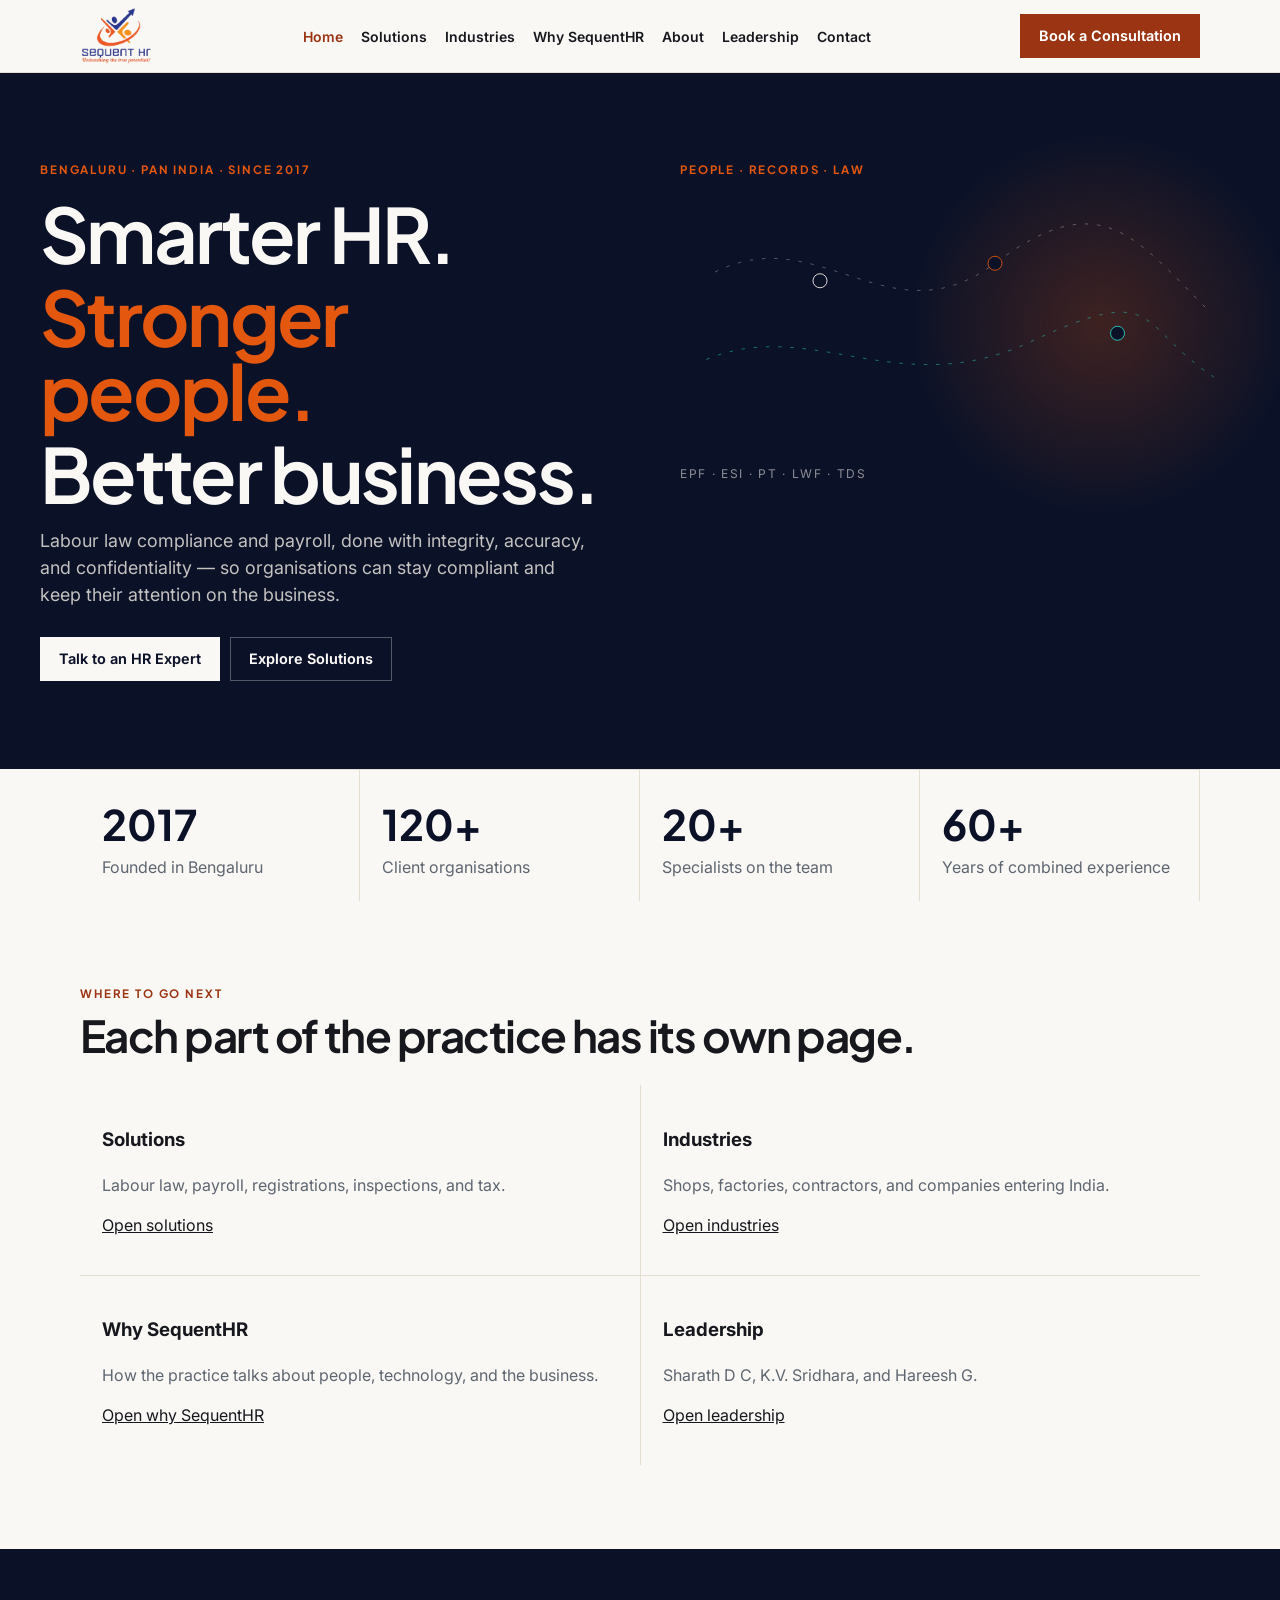
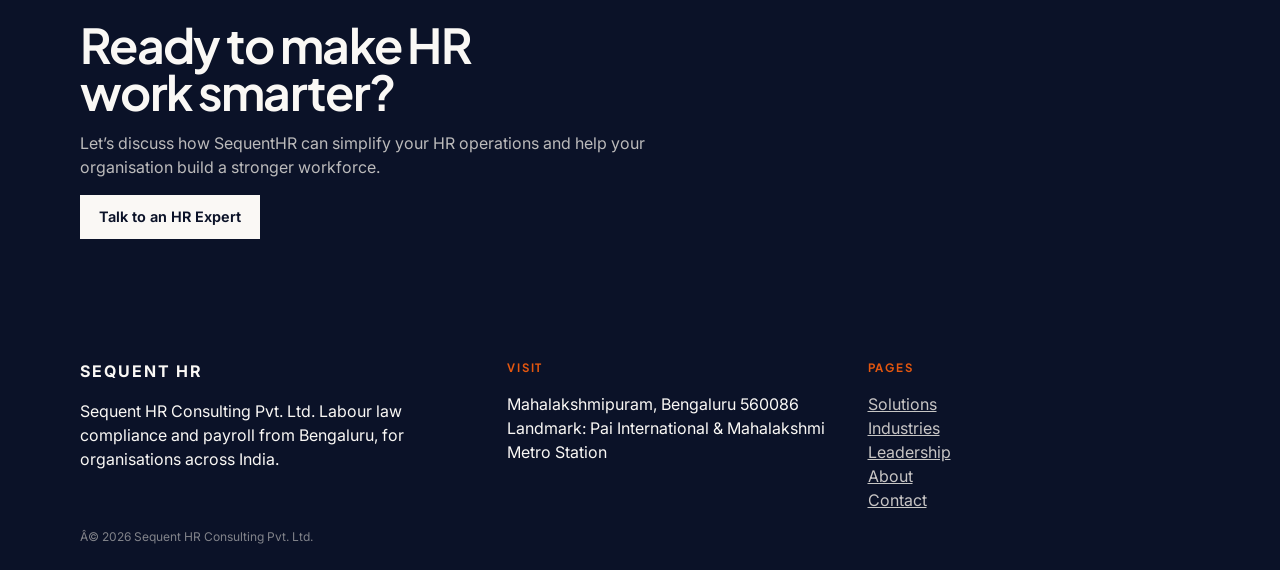
<file: index.html>
<!DOCTYPE html>
<html lang="en-IN">
<head>
  <meta charset="utf-8">
  <meta name="viewport" content="width=device-width, initial-scale=1">
  <title>Sequent HR | Smarter HR. Stronger people. Better business.</title>
  <meta name="description" content="Sequent HR Consulting helps organisations across India with labour law compliance, payroll, and statutory support. Based in Bengaluru since 2017.">
  <link rel="preconnect" href="https://fonts.googleapis.com">
  <link rel="preconnect" href="https://fonts.gstatic.com" crossorigin>
  <link href="https://fonts.googleapis.com/css2?family=Fraunces:ital,opsz,wght@1,9..144,500&family=Inter:wght@400;500;600&family=Plus+Jakarta+Sans:wght@500;600;700&display=swap" rel="stylesheet">
  <link rel="stylesheet" href="site.css">
</head>
<body>
  <div id="site-header"></div>
  <main>
    <section class="hero" style="padding:0">
      <div class="hero-copy">
        <p class="kicker ember rise">Bengaluru · PAN India · Since 2017</p>
        <h1 class="display rise d1" style="margin-top:18px">Smarter HR.<span class="ember" style="display:block;margin-top:8px">Stronger people.</span><span style="display:block;margin-top:8px">Better business.</span></h1>
        <p class="lead rise d2">Labour law compliance and payroll, done with integrity, accuracy, and confidentiality — so organisations can stay compliant and keep their attention on the business.</p>
        <div class="row rise d3">
          <a class="btn btn-light" href="contact.html">Talk to an HR Expert</a>
          <a class="btn btn-ghost" href="solutions.html">Explore Solutions</a>
        </div>
      </div>
      <div class="panel spot" aria-hidden="true">
        <p class="kicker ember">People · Records · Law</p>
        <svg viewBox="0 0 640 280" style="width:100%;margin-top:24px">
          <path class="flow" d="M40 80 C 160 20, 240 160, 360 70 S 520 40, 600 120" fill="none" stroke="#F7F3EC" stroke-opacity=".35"/>
          <path class="flow" d="M30 180 C 150 130, 250 230, 400 160 S 520 140, 610 200" fill="none" stroke="#2DD4BF" stroke-opacity=".55"/>
          <circle cx="160" cy="90" r="8" fill="#0B1228" stroke="#F7F3EC"/>
          <circle cx="360" cy="70" r="8" fill="#0B1228" stroke="#E4570F"/>
          <circle cx="500" cy="150" r="8" fill="#0B1228" stroke="#2DD4BF"/>
        </svg>
        <p style="letter-spacing:.14em;font-size:12px;color:rgba(247,243,236,.55)">EPF · ESI · PT · LWF · TDS</p>
      </div>
    </section>

    <div class="stats wrap" style="width:min(1120px,100%)">
      <div><strong>2017</strong><span class="muted">Founded in Bengaluru</span></div>
      <div><strong>120+</strong><span class="muted">Client organisations</span></div>
      <div><strong>20+</strong><span class="muted">Specialists on the team</span></div>
      <div><strong>60+</strong><span class="muted">Years of combined experience</span></div>
    </div>

    <section>
      <div class="wrap">
        <p class="kicker" style="color:var(--orange)">Where to go next</p>
        <h2 class="display" style="font-size:44px;margin-top:12px">Each part of the practice has its own page.</h2>
        <div class="cards" style="margin-top:28px">
          <article><h3>Solutions</h3><p class="muted">Labour law, payroll, registrations, inspections, and tax.</p><p><a href="solutions.html">Open solutions</a></p></article>
          <article><h3>Industries</h3><p class="muted">Shops, factories, contractors, and companies entering India.</p><p><a href="industries.html">Open industries</a></p></article>
          <article><h3>Why SequentHR</h3><p class="muted">How the practice talks about people, technology, and the business.</p><p><a href="why.html">Open why SequentHR</a></p></article>
          <article><h3>Leadership</h3><p class="muted">Sharath D C, K.V. Sridhara, and Hareesh G.</p><p><a href="leadership.html">Open leadership</a></p></article>
        </div>
      </div>
    </section>

    <section class="band" style="padding:72px 0">
      <div class="wrap">
        <h2 class="display" style="font-size:48px;max-width:14ch">Ready to make HR work smarter?</h2>
        <p style="max-width:36rem;color:rgba(247,243,236,.75)">Let’s discuss how SequentHR can simplify your HR operations and help your organisation build a stronger workforce.</p>
        <a class="btn btn-light" href="contact.html">Talk to an HR Expert</a>
      </div>
    </section>
  </main>
  <div id="site-footer"></div>
  <script src="site.js"></script>
</body>
</html>
</file>
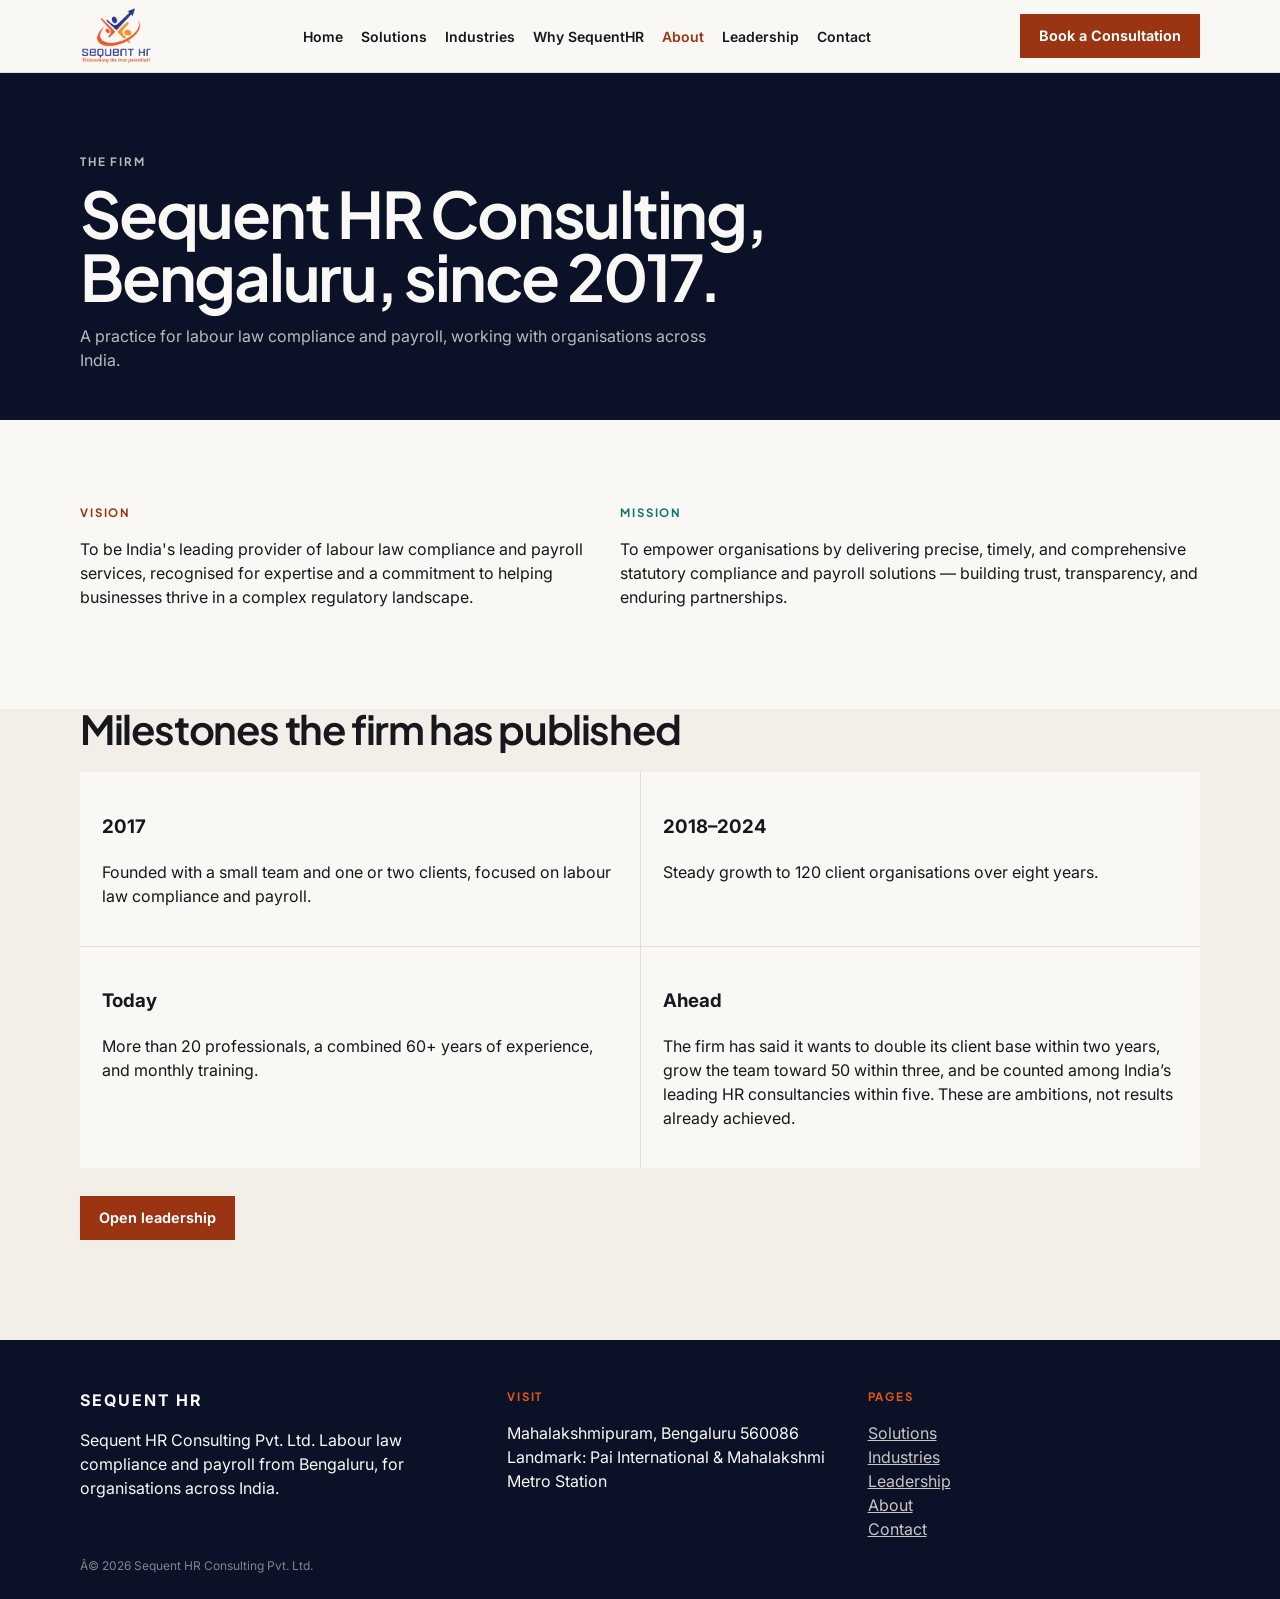
<file: about.html>
<!DOCTYPE html>
<html lang="en-IN">
<head>
  <meta charset="utf-8">
  <meta name="viewport" content="width=device-width, initial-scale=1">
  <title>About · Sequent HR</title>
  <meta name="description" content="Sequent HR Consulting Pvt. Ltd., founded in Bengaluru in 2017. Vision, mission, and the milestones the firm has published.">
  <link rel="stylesheet" href="https://fonts.googleapis.com/css2?family=Fraunces:ital,opsz,wght@1,9..144,500&family=Inter:wght@400;500;600&family=Plus+Jakarta+Sans:wght@500;600;700&display=swap">
  <link rel="stylesheet" href="site.css">
</head>
<body>
  <div id="site-header"></div>
  <main>
    <header class="page-hero">
      <div class="wrap">
        <p class="kicker ember">The firm</p>
        <h1 class="display" style="margin-top:12px">Sequent HR Consulting, Bengaluru, since 2017.</h1>
        <p>A practice for labour law compliance and payroll, working with organisations across India.</p>
      </div>
    </header>
    <section>
      <div class="wrap split">
        <article>
          <p class="kicker" style="color:var(--orange)">Vision</p>
          <p>To be India's leading provider of labour law compliance and payroll services, recognised for expertise and a commitment to helping businesses thrive in a complex regulatory landscape.</p>
        </article>
        <article>
          <p class="kicker" style="color:var(--teal)">Mission</p>
          <p>To empower organisations by delivering precise, timely, and comprehensive statutory compliance and payroll solutions — building trust, transparency, and enduring partnerships.</p>
        </article>
      </div>
    </section>
    <section style="background:var(--paper);padding-top:0">
      <div class="wrap">
        <h2 class="display" style="font-size:40px">Milestones the firm has published</h2>
        <div class="cards" style="margin-top:24px">
          <article><h3>2017</h3><p>Founded with a small team and one or two clients, focused on labour law compliance and payroll.</p></article>
          <article><h3>2018–2024</h3><p>Steady growth to 120 client organisations over eight years.</p></article>
          <article><h3>Today</h3><p>More than 20 professionals, a combined 60+ years of experience, and monthly training.</p></article>
          <article><h3>Ahead</h3><p>The firm has said it wants to double its client base within two years, grow the team toward 50 within three, and be counted among India’s leading HR consultancies within five. These are ambitions, not results already achieved.</p></article>
        </div>
        <p style="margin-top:28px"><a class="btn btn-solid" href="leadership.html">Open leadership</a></p>
      </div>
    </section>
  </main>
  <div id="site-footer"></div>
  <script src="site.js"></script>
</body>
</html>
</file>
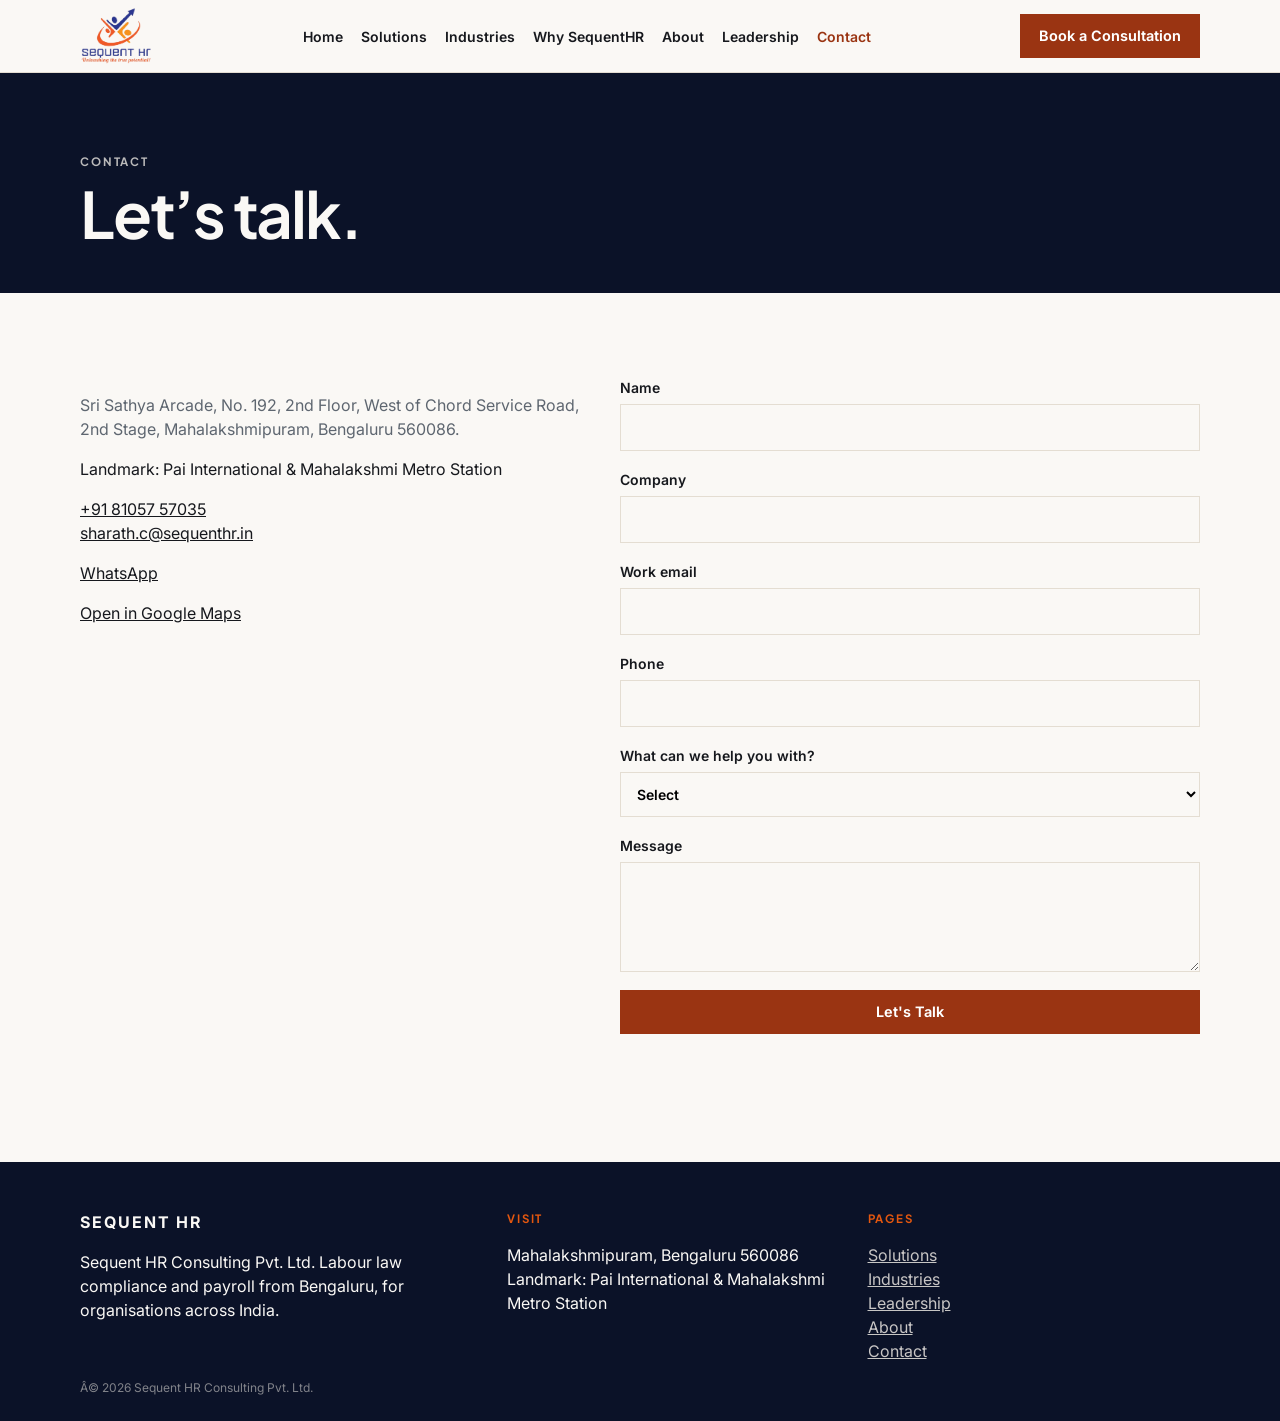
<file: contact.html>
<!DOCTYPE html>
<html lang="en-IN">
<head>
  <meta charset="utf-8">
  <meta name="viewport" content="width=device-width, initial-scale=1">
  <title>Contact · Sequent HR</title>
  <meta name="description" content="Talk to Sequent HR Consulting in Bengaluru. Phone, email, and office address.">
  <link rel="stylesheet" href="https://fonts.googleapis.com/css2?family=Fraunces:ital,opsz,wght@1,9..144,500&family=Inter:wght@400;500;600&family=Plus+Jakarta+Sans:wght@500;600;700&display=swap">
  <link rel="stylesheet" href="site.css">
</head>
<body>
  <div id="site-header"></div>
  <main>
    <header class="page-hero">
      <div class="wrap">
        <p class="kicker ember">Contact</p>
        <h1 class="display" style="margin-top:12px">Let’s talk.</h1>
      </div>
    </header>
    <section>
      <div class="wrap split">
        <div>
          <p class="muted">Sri Sathya Arcade, No. 192, 2nd Floor, West of Chord Service Road, 2nd Stage, Mahalakshmipuram, Bengaluru 560086.</p>
          <p>Landmark: Pai International &amp; Mahalakshmi Metro Station</p>
          <p><a href="tel:+918105757035">+91 81057 57035</a><br><a href="mailto:sharath.c@sequenthr.in">sharath.c@sequenthr.in</a></p>
          <p><a href="https://wa.me/918105757035" target="_blank" rel="noreferrer">WhatsApp</a></p>
          <p><a href="https://www.google.com/maps/place/Sequent+HR+Consulting+Pvt+Ltd/@13.0046023,77.5487062,17z" target="_blank" rel="noreferrer">Open in Google Maps</a></p>
        </div>
        <form id="enquiry" novalidate>
          <label>Name <input name="name" required autocomplete="name"><span class="error" data-for="name"></span></label>
          <label>Company <input name="company" required autocomplete="organization"><span class="error" data-for="company"></span></label>
          <label>Work email <input name="email" type="email" required autocomplete="email"><span class="error" data-for="email"></span></label>
          <label>Phone <input name="phone" type="tel" required autocomplete="tel"><span class="error" data-for="phone"></span></label>
          <label>What can we help you with?
            <select name="topic" required>
              <option value="">Select</option>
              <option>Labour law compliance</option>
              <option>Payroll</option>
              <option>Inspections and audits</option>
              <option>Registrations and licences</option>
              <option>Something else</option>
            </select>
            <span class="error" data-for="topic"></span>
          </label>
          <label>Message <textarea name="message" rows="4" required></textarea><span class="error" data-for="message"></span></label>
          <button class="btn btn-solid" type="submit">Let's Talk</button>
          <p id="form-note" class="muted"></p>
        </form>
      </div>
    </section>
  </main>
  <div id="site-footer"></div>
  <script src="site.js"></script>
  <script>
    document.getElementById("enquiry").addEventListener("submit", (event) => {
      event.preventDefault();
      const data = new FormData(event.currentTarget);
      const values = Object.fromEntries(data.entries());
      let ok = true;
      document.querySelectorAll(".error").forEach((node) => node.textContent = "");
      if ((values.name || "").trim().length < 2) { document.querySelector("[data-for=name]").textContent = "Enter your name."; ok = false; }
      if ((values.company || "").trim().length < 2) { document.querySelector("[data-for=company]").textContent = "Enter your company."; ok = false; }
      if (!/^[^\s@]+@[^\s@]+\.[^\s@]+$/.test(values.email || "")) { document.querySelector("[data-for=email]").textContent = "Enter a valid email."; ok = false; }
      if (!/^[0-9+\-\s()]{8,20}$/.test(values.phone || "")) { document.querySelector("[data-for=phone]").textContent = "Enter a phone number."; ok = false; }
      if (!values.topic) { document.querySelector("[data-for=topic]").textContent = "Choose a topic."; ok = false; }
      if ((values.message || "").trim().length < 12) { document.querySelector("[data-for=message]").textContent = "Add a short note."; ok = false; }
      if (!ok) return;
      const body = ["Name: " + values.name, "Company: " + values.company, "Email: " + values.email, "Phone: " + values.phone, "Topic: " + values.topic, "", values.message].join("\n");
      window.location.href = "mailto:sharath.c@sequenthr.in?subject=" + encodeURIComponent("Website enquiry: " + values.topic) + "&body=" + encodeURIComponent(body);
      document.getElementById("form-note").textContent = "Your email app should open with this enquiry addressed to Sequent HR.";
    });
  </script>
</body>
</html>
</file>
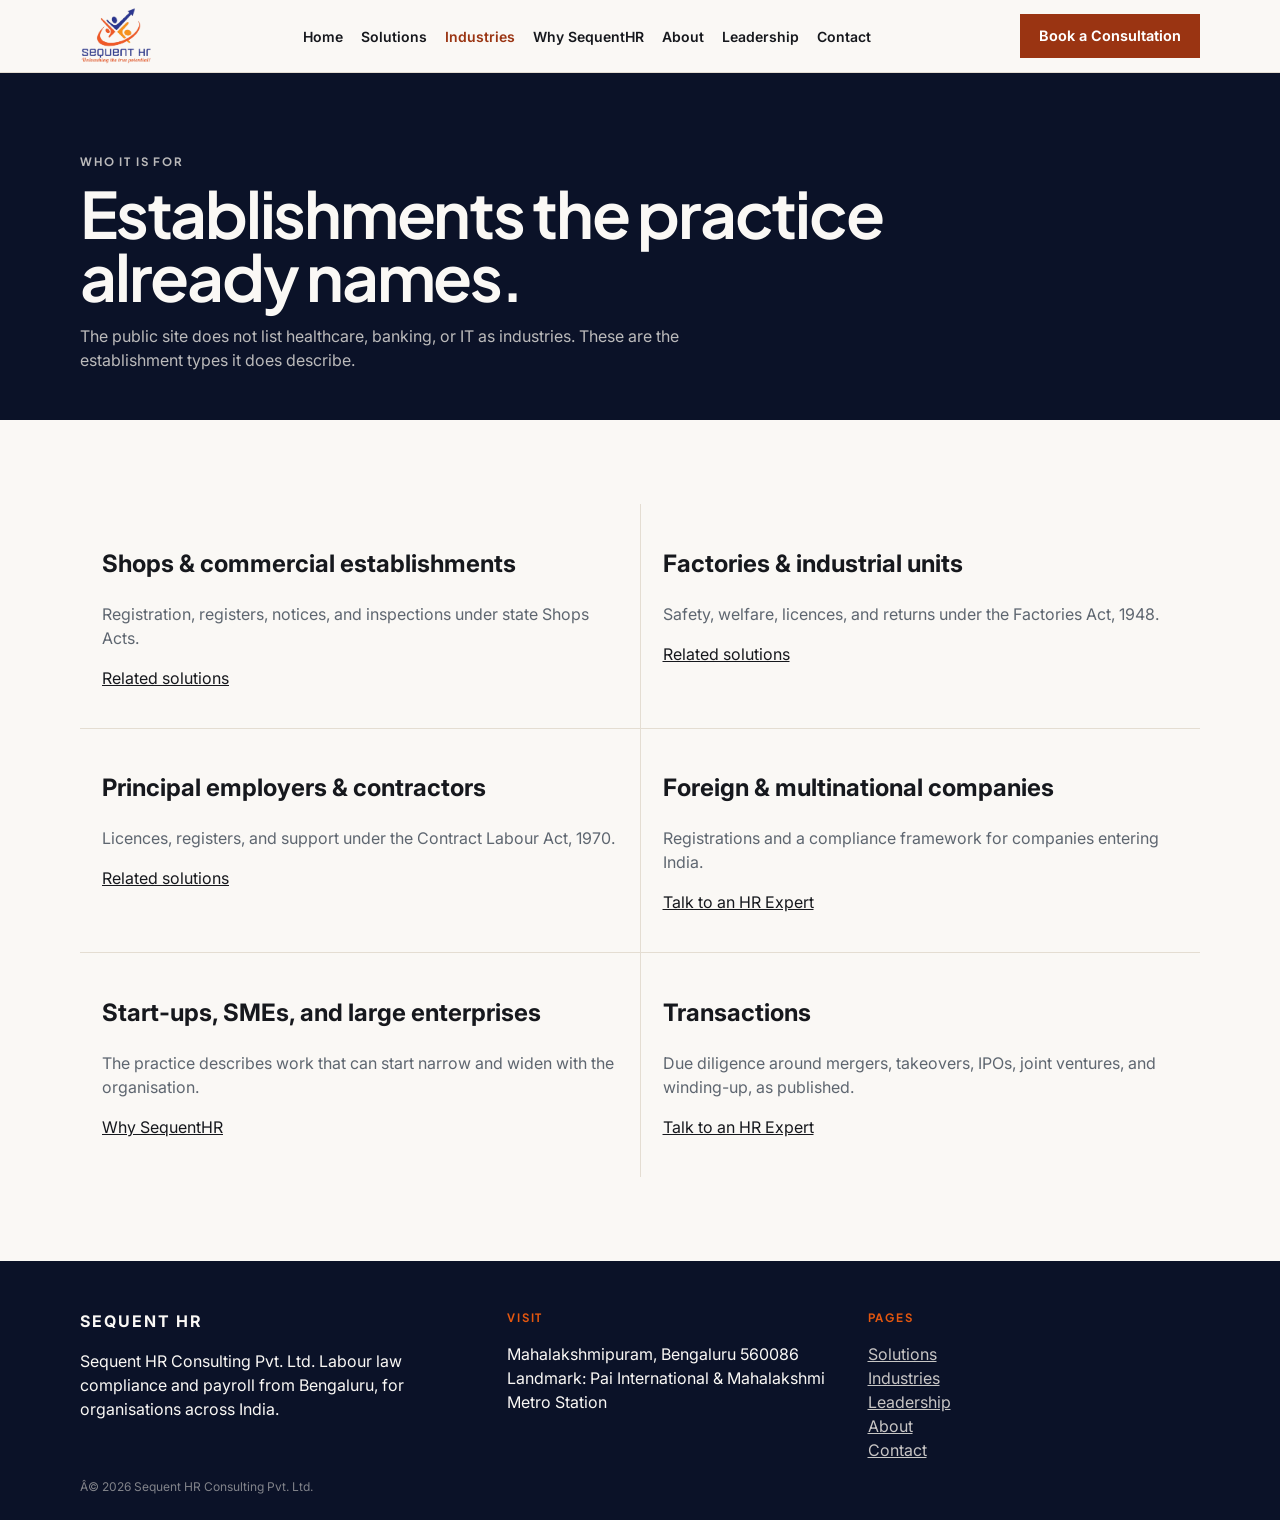
<file: industries.html>
<!DOCTYPE html>
<html lang="en-IN">
<head>
  <meta charset="utf-8">
  <meta name="viewport" content="width=device-width, initial-scale=1">
  <title>Industries · Sequent HR</title>
  <meta name="description" content="Establishments Sequent HR Consulting already names: shops, factories, contractors, and companies entering India.">
  <link rel="stylesheet" href="https://fonts.googleapis.com/css2?family=Fraunces:ital,opsz,wght@1,9..144,500&family=Inter:wght@400;500;600&family=Plus+Jakarta+Sans:wght@500;600;700&display=swap">
  <link rel="stylesheet" href="site.css">
</head>
<body>
  <div id="site-header"></div>
  <main>
    <header class="page-hero">
      <div class="wrap">
        <p class="kicker ember">Who it is for</p>
        <h1 class="display" style="margin-top:12px">Establishments the practice already names.</h1>
        <p>The public site does not list healthcare, banking, or IT as industries. These are the establishment types it does describe.</p>
      </div>
    </header>
    <section>
      <div class="wrap cards">
        <article><h2>Shops & commercial establishments</h2><p class="muted">Registration, registers, notices, and inspections under state Shops Acts.</p><p><a href="solutions.html">Related solutions</a></p></article>
        <article><h2>Factories & industrial units</h2><p class="muted">Safety, welfare, licences, and returns under the Factories Act, 1948.</p><p><a href="solutions.html">Related solutions</a></p></article>
        <article><h2>Principal employers & contractors</h2><p class="muted">Licences, registers, and support under the Contract Labour Act, 1970.</p><p><a href="solutions.html">Related solutions</a></p></article>
        <article><h2>Foreign & multinational companies</h2><p class="muted">Registrations and a compliance framework for companies entering India.</p><p><a href="contact.html">Talk to an HR Expert</a></p></article>
        <article><h2>Start-ups, SMEs, and large enterprises</h2><p class="muted">The practice describes work that can start narrow and widen with the organisation.</p><p><a href="why.html">Why SequentHR</a></p></article>
        <article><h2>Transactions</h2><p class="muted">Due diligence around mergers, takeovers, IPOs, joint ventures, and winding-up, as published.</p><p><a href="contact.html">Talk to an HR Expert</a></p></article>
      </div>
    </section>
  </main>
  <div id="site-footer"></div>
  <script src="site.js"></script>
</body>
</html>
</file>
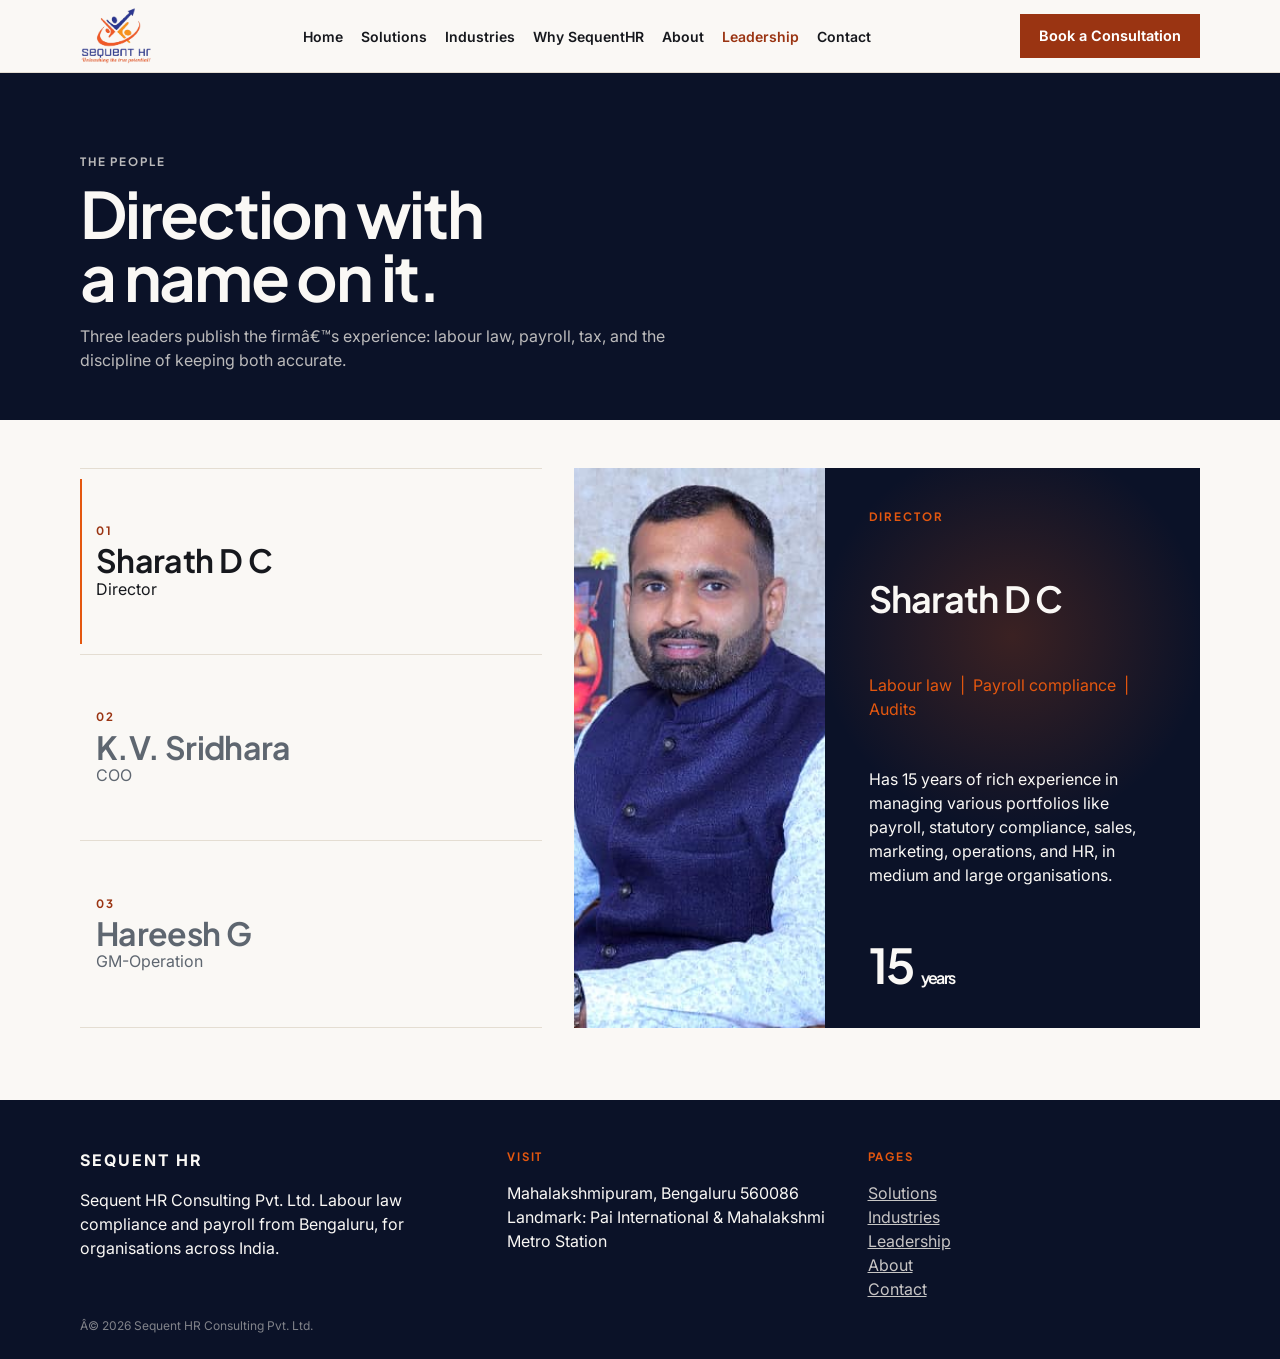
<file: leadership.html>
﻿<!DOCTYPE html>
<html lang="en-IN">
<head>
  <meta charset="utf-8">
  <meta name="viewport" content="width=device-width, initial-scale=1">
  <title>Leadership Â· Sequent HR</title>
  <meta name="description" content="Sharath D C, K.V. Sridhara, and Hareesh G lead Sequent HR Consulting.">
  <link rel="stylesheet" href="https://fonts.googleapis.com/css2?family=Fraunces:ital,opsz,wght@1,9..144,500&family=Inter:wght@400;500;600&family=Plus+Jakarta+Sans:wght@500;600;700&display=swap">
  <link rel="stylesheet" href="site.css">
</head>
<body>
  <div id="site-header"></div>
  <main>
    <header class="page-hero">
      <div class="wrap">
        <p class="kicker ember">The people</p>
        <h1 class="display lead-title">Direction with<br>a name on it.</h1>
        <p>Three leaders publish the firmâ€™s experience: labour law, payroll, tax, and the discipline of keeping both accurate.</p>
      </div>
    </header>
    <section class="lead-section">
      <div class="wrap">
        <!-- Portraits: save a photo as leadership/sharath.jpg, sridhara.jpg, or hareesha.jpg. -->
        <div class="roster" id="roster">
          <div>
            <button type="button" data-leader="SD" aria-selected="true"><span class="bar"></span><span class="kicker" style="color:var(--orange)">01</span><strong class="display" style="display:block;font-size:32px;margin-top:6px;letter-spacing:-0.02em">Sharath D C</strong><span>Director</span></button>
            <button type="button" data-leader="KS" aria-selected="false"><span class="bar"></span><span class="kicker" style="color:var(--orange)">02</span><strong class="display" style="display:block;font-size:32px;margin-top:6px;letter-spacing:-0.02em">K.V. Sridhara</strong><span>COO</span></button>
            <button type="button" data-leader="HG" aria-selected="false"><span class="bar"></span><span class="kicker" style="color:var(--orange)">03</span><strong class="display" style="display:block;font-size:32px;margin-top:6px;letter-spacing:-0.02em">Hareesh G</strong><span>GM-Operation</span></button>
          </div>
          <article class="stage" id="leader-stage" data-leader="SD">
            <figure class="portrait" data-slug="sharath">
              <img alt="Sharath D C">
              <span class="initials" style="color:#faf8f5;font-size:56px">SD</span>
            </figure>
            <div class="copy">
              <p class="kicker ember" id="leader-role">Director</p>
              <h2 class="display" id="leader-name" style="font-size:36px;margin-top:10px;letter-spacing:-0.02em">Sharath D C</h2>
              <p id="leader-focus" style="color:var(--ember);margin-top:12px">Labour law &nbsp;|&nbsp; Payroll compliance &nbsp;|&nbsp; Audits</p>
              <p id="leader-bio">Has 15 years of rich experience in managing various portfolios like payroll, statutory compliance, sales, marketing, operations, and HR, in medium and large organisations.</p>
              <p class="display years" style="font-size:48px"><span id="leader-years">15</span> <span style="font-size:16px">years</span></p>
            </div>
          </article>
        </div>
      </div>
    </section>
  </main>
  <div id="site-footer"></div>
  <script src="site.js"></script>
  <script>
    function loadPortrait(frame) {
      const current = frame.querySelector("img");
      const img = current.cloneNode(false);
      current.replaceWith(img);
      const extensions = ["jpg", "jpeg", "webp", "png"];
      let index = 0;
      frame.classList.remove("has-photo");
      img.addEventListener("load", () => { if (img.naturalWidth > 0) frame.classList.add("has-photo"); });
      img.addEventListener("error", () => {
        index += 1;
        if (index < extensions.length) img.src = "leadership/" + frame.dataset.slug + "." + extensions[index];
      });
      img.src = "leadership/" + frame.dataset.slug + "." + extensions[0];
    }
    const team = [
      { initials: "SD", slug: "sharath", name: "Sharath D C", role: "Director", years: "15", focus: "Labour law  |  Payroll compliance  |  Audits", bio: "Has 15 years of rich experience in managing various portfolios like payroll, statutory compliance, sales, marketing, operations, and HR, in medium and large organisations." },
      { initials: "KS", slug: "sridhara", name: "K.V. Sridhara", role: "COO", years: "45", focus: "Payroll & training  |  Income tax  |  Six Sigma projects  |  Labour law  |  ISO implementation", bio: "Has 45 years of rich experience in managing various portfolios like direct and indirect taxation, temp staffing, labour law compliance, and payroll in large organisations." },
      { initials: "HG", slug: "hareesha", name: "Hareesh G", role: "GM-Operation", years: "20", focus: "Labour law  |  Payroll compliance  |  Audits", bio: "Has 20 years of rich experience in managing various portfolios like payroll, statutory compliance, sales, marketing, operations, and HR, in medium and large organisations." }
    ];
    const rosterButtons = document.querySelectorAll("#roster button");
    const stage = document.getElementById("leader-stage");
    const frame = stage.querySelector(".portrait");
    loadPortrait(frame);
    rosterButtons.forEach((button, index) => {
      const show = () => {
        const person = team[index];
        rosterButtons.forEach((item, i) => item.setAttribute("aria-selected", String(i === index)));
        document.getElementById("leader-role").textContent = person.role;
        document.getElementById("leader-name").textContent = person.name;
        document.getElementById("leader-focus").textContent = person.focus;
        document.getElementById("leader-bio").textContent = person.bio;
        frame.querySelector("img").alt = person.name;
        document.getElementById("leader-years").textContent = person.years;
        frame.querySelector(".initials").textContent = person.initials;
        frame.dataset.slug = person.slug;
        stage.dataset.leader = person.initials;
        loadPortrait(frame);
      };
      button.addEventListener("mouseenter", show);
      button.addEventListener("focus", show);
      button.addEventListener("click", show);
    });
    stage.addEventListener("mousemove", (event) => {
      const rect = stage.getBoundingClientRect();
      stage.style.setProperty("--mx", (event.clientX - rect.left) + "px");
      stage.style.setProperty("--my", (event.clientY - rect.top) + "px");
    });
  </script>
</body>
</html>
</file>
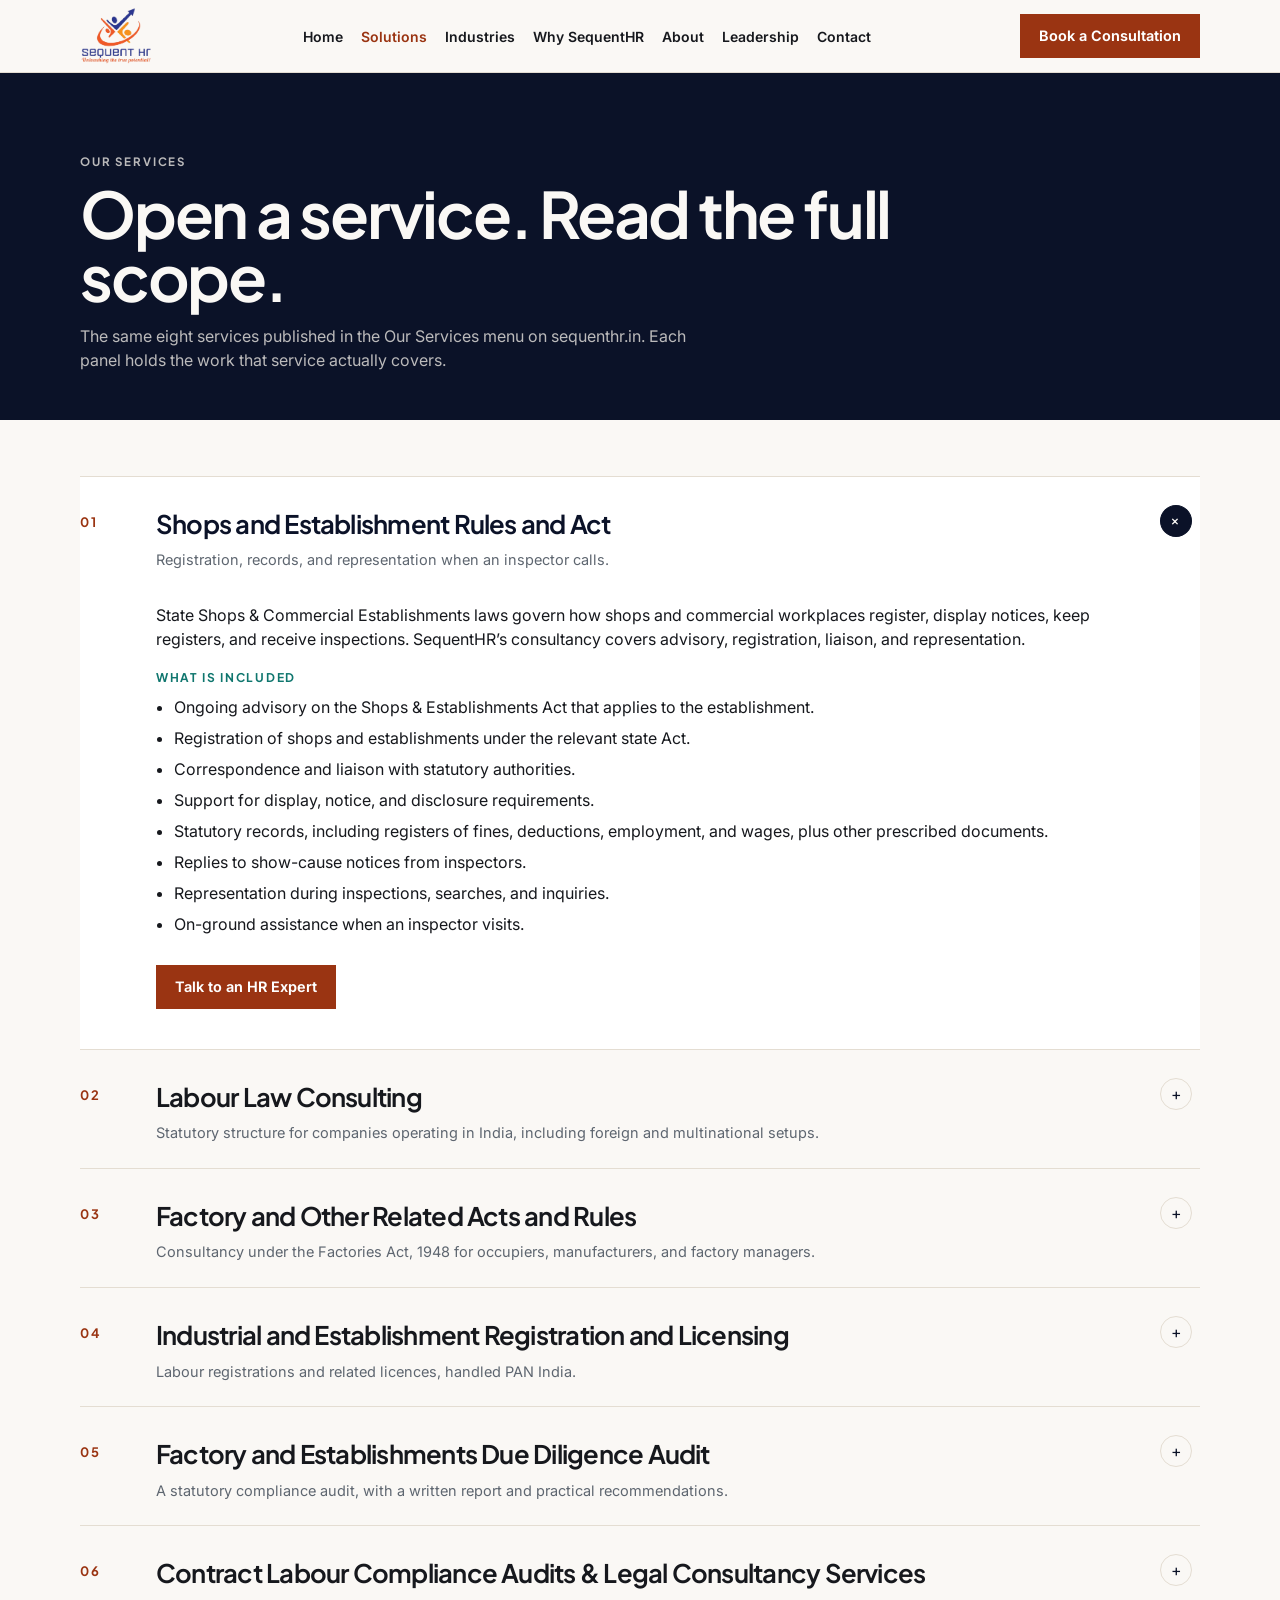
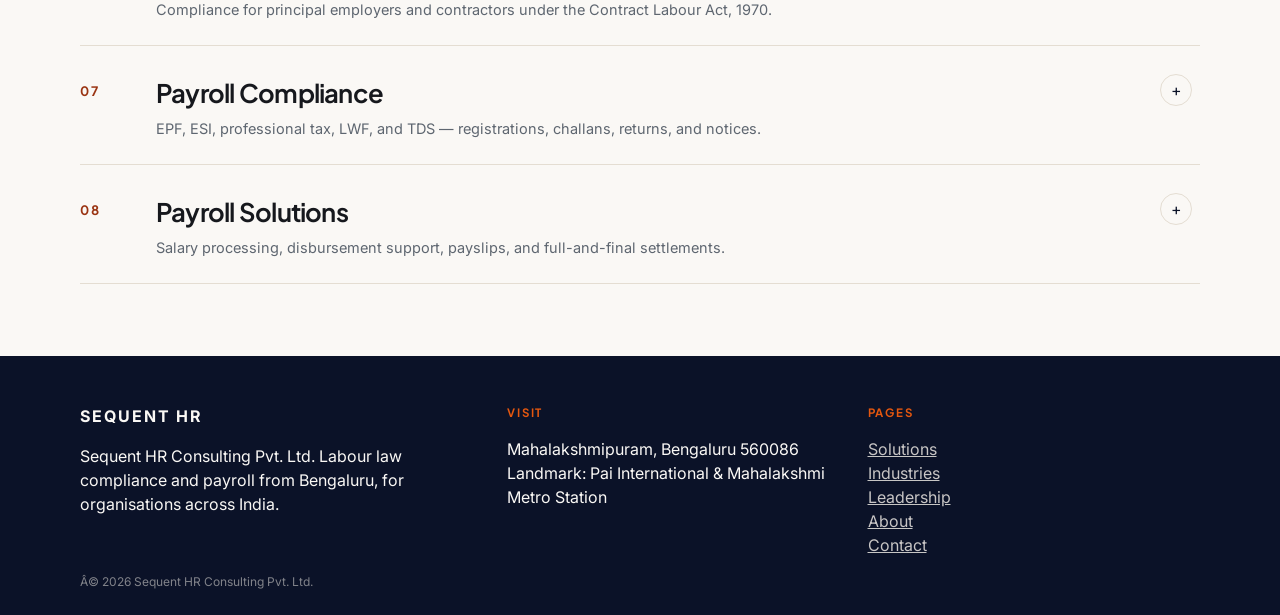
<file: solutions.html>
<!DOCTYPE html>
<html lang="en-IN">
<head>
  <meta charset="utf-8">
  <meta name="viewport" content="width=device-width, initial-scale=1">
  <title>Solutions · Sequent HR</title>
  <meta name="description" content="The eight services from Sequent HR’s Our Services menu: shops, labour law, factories, licensing, due diligence, contract labour, and payroll.">
  <link rel="stylesheet" href="https://fonts.googleapis.com/css2?family=Fraunces:ital,opsz,wght@1,9..144,500&family=Inter:wght@400;500;600&family=Plus+Jakarta+Sans:wght@500;600;700&display=swap">
  <link rel="stylesheet" href="site.css">
</head>
<body>
  <div id="site-header"></div>
  <main>
    <header class="page-hero">
      <div class="wrap">
        <p class="kicker ember">Our services</p>
        <h1 class="display" style="margin-top:12px">Open a service. Read the full scope.</h1>
        <p>The same eight services published in the Our Services menu on sequenthr.in. Each panel holds the work that service actually covers.</p>
      </div>
    </header>
    <section class="lead-section">
      <div class="wrap">
        <div class="services">
          <details class="service" open>
            <summary>
              <span class="num">01</span>
              <span><strong>Shops and Establishment Rules and Act</strong><span class="line">Registration, records, and representation when an inspector calls.</span></span>
              <span class="chev" aria-hidden="true">+</span>
            </summary>
            <div class="service-body">
              <p>State Shops &amp; Commercial Establishments laws govern how shops and commercial workplaces register, display notices, keep registers, and receive inspections. SequentHR’s consultancy covers advisory, registration, liaison, and representation.</p>
              <h3>What is included</h3>
              <ul>
                <li>Ongoing advisory on the Shops &amp; Establishments Act that applies to the establishment.</li>
                <li>Registration of shops and establishments under the relevant state Act.</li>
                <li>Correspondence and liaison with statutory authorities.</li>
                <li>Support for display, notice, and disclosure requirements.</li>
                <li>Statutory records, including registers of fines, deductions, employment, and wages, plus other prescribed documents.</li>
                <li>Replies to show-cause notices from inspectors.</li>
                <li>Representation during inspections, searches, and inquiries.</li>
                <li>On-ground assistance when an inspector visits.</li>
              </ul>
              <a class="btn btn-solid" href="contact.html">Talk to an HR Expert</a>
            </div>
          </details>

          <details class="service">
            <summary>
              <span class="num">02</span>
              <span><strong>Labour Law Consulting</strong><span class="line">Statutory structure for companies operating in India, including foreign and multinational setups.</span></span>
              <span class="chev" aria-hidden="true">+</span>
            </summary>
            <div class="service-body">
              <p>Sequent HR Consulting supports companies through workforce-related legal hurdles so they can scale without losing the thread of Indian labour law. The practice is used to helping foreign and multinational companies invest or operate in India — registrations, licences, and a statutory framework shaped to the operating structure.</p>
              <h3>How the work is scoped</h3>
              <ul>
                <li>Consultancy and structuring of labour law compliance modules for new ventures and start-ups, matched to the jurisdiction.</li>
                <li>HR department structuring aligned with practice and the mandates of the law.</li>
                <li>Labour grievance redressal mechanisms designed for the organisation.</li>
                <li>Drafting of industrial standing orders that reflect policy and statute.</li>
                <li>A customised employee code of ethics.</li>
                <li>Employment documents: appointment letters, contracts, NDAs, and related papers.</li>
                <li>An employee and labour retention manual.</li>
                <li>Advice on intra-group employee adjustments and transfers.</li>
                <li>Compliance with labour welfare fund regulations.</li>
              </ul>
              <a class="btn btn-solid" href="contact.html">Talk to an HR Expert</a>
            </div>
          </details>

          <details class="service">
            <summary>
              <span class="num">03</span>
              <span><strong>Factory and Other Related Acts and Rules</strong><span class="line">Consultancy under the Factories Act, 1948 for occupiers, manufacturers, and factory managers.</span></span>
              <span class="chev" aria-hidden="true">+</span>
            </summary>
            <div class="service-body">
              <p>The Factories Act, 1948 sets legal, safety, and administrative duties for factory occupiers and managers. SequentHR assists with registration, day-to-day advisory, health and welfare provisions, statutory registers, returns, and representation before factory inspectors.</p>
              <h3>What is included</h3>
              <ul>
                <li>Day-to-day consultancy on the Factories Act.</li>
                <li>Support obtaining registration and licences for new factories.</li>
                <li>Liaison with government departments and factory inspectors.</li>
                <li>Health, safety, and welfare compliance inside factory premises.</li>
                <li>Guidance on the statutory duties of occupiers and manufacturers.</li>
                <li>Notices, signage, and disclosure requirements.</li>
                <li>Registers and records: adult workers, child workers, compensatory holidays, humidity, wages, leave with wages, and related forms.</li>
                <li>Preparation and submission of statutory forms, reports, and returns.</li>
                <li>Show-cause notice replies.</li>
                <li>Representation during inspections, inquiries, hearings, and searches.</li>
              </ul>
              <a class="btn btn-solid" href="contact.html">Talk to an HR Expert</a>
            </div>
          </details>

          <details class="service">
            <summary>
              <span class="num">04</span>
              <span><strong>Industrial and Establishment Registration and Licensing</strong><span class="line">Labour registrations and related licences, handled PAN India.</span></span>
              <span class="chev" aria-hidden="true">+</span>
            </summary>
            <div class="service-body">
              <p>SequentHR manages labour law registrations and licences across India for start-ups, SMEs, and large enterprises. The published scope runs from Shops &amp; Establishments and factory licences through EPF, ESI, professional tax, and contract-labour registrations — plus related local licences.</p>
              <h3>Labour registrations and licences</h3>
              <ul>
                <li>Shops &amp; Establishments Act registration.</li>
                <li>Factory plans and factory licences.</li>
                <li>EPF registration and EPF code number.</li>
                <li>ESI registration and ESI code or sub-code.</li>
                <li>Professional tax registration and enrolment certificate.</li>
                <li>Principal employer registration under the Contract Labour Act.</li>
                <li>Labour licences for contractors and sub-contractors.</li>
              </ul>
              <h3>Other licences named on the current site</h3>
              <ul>
                <li>Trade licences from local municipal bodies.</li>
                <li>FSSAI food licence.</li>
                <li>Legal metrology and weights &amp; measures.</li>
                <li>PSARA licence for private security agencies.</li>
                <li>Pollution Control Board licence.</li>
                <li>Motor Transport Workers Act registrations and compliance.</li>
                <li>Notice of weekly-off exemption.</li>
                <li>Payment of Gratuity Act registration and compliance.</li>
              </ul>
              <a class="btn btn-solid" href="contact.html">Talk to an HR Expert</a>
            </div>
          </details>

          <details class="service">
            <summary>
              <span class="num">05</span>
              <span><strong>Factory and Establishments Due Diligence Audit</strong><span class="line">A statutory compliance audit, with a written report and practical recommendations.</span></span>
              <span class="chev" aria-hidden="true">+</span>
            </summary>
            <div class="service-body">
              <p>SequentHR audits statutory compliance under central and state labour and social security laws, then issues a labour law audit report with suggestions. The same practice supports due diligence when the corporate event itself creates labour-law risk.</p>
              <h3>Audit work</h3>
              <ul>
                <li>A compliance audit across relevant labour and social security legislation.</li>
                <li>Periodic audits of contractors, to limit principal-employer exposure.</li>
                <li>Due diligence for clients acting as principal employers.</li>
                <li>Written reports with comments and recommendations.</li>
              </ul>
              <h3>Transactions the current site names</h3>
              <ul>
                <li>Mergers and acquisitions.</li>
                <li>Takeovers.</li>
                <li>Initial public offerings.</li>
                <li>Joint ventures.</li>
                <li>Winding-up or establishment closure.</li>
              </ul>
              <a class="btn btn-solid" href="contact.html">Talk to an HR Expert</a>
            </div>
          </details>

          <details class="service">
            <summary>
              <span class="num">06</span>
              <span><strong>Contract Labour Compliance Audits &amp; Legal Consultancy Services</strong><span class="line">Compliance for principal employers and contractors under the Contract Labour Act, 1970.</span></span>
              <span class="chev" aria-hidden="true">+</span>
            </summary>
            <div class="service-body">
              <p>Contract labour creates duties for both the principal employer and the contractor. SequentHR provides consultancy and compliance under the Contract Labour (Regulation and Abolition) Act, 1970 — from registration and licensing through registers, inspections, and proceedings.</p>
              <h3>Registrations, licences, and records</h3>
              <ul>
                <li>Registration certificates for principal employers.</li>
                <li>Labour licences for contractors and sub-contractors.</li>
                <li>Statutory returns to the registering or licensing authority.</li>
                <li>Registers of contractors, workmen, wages, overtime, deductions, advances, and fines.</li>
                <li>Wage slips, muster rolls, and related documentation.</li>
                <li>Disclosures, notices, deductions, and display requirements.</li>
              </ul>
              <h3>When the matter becomes a proceeding</h3>
              <ul>
                <li>Day-to-day regulatory advisory.</li>
                <li>Representation where a registration or licence is rejected, suspended, or revoked.</li>
                <li>Service certificates for workmen.</li>
                <li>Support during inspections, searches, and inquiries.</li>
                <li>Liaison with labour departments.</li>
                <li>Show-cause notices, appearances before authorities, prosecution defence, and appellate proceedings.</li>
              </ul>
              <a class="btn btn-solid" href="contact.html">Talk to an HR Expert</a>
            </div>
          </details>

          <details class="service">
            <summary>
              <span class="num">07</span>
              <span><strong>Payroll Compliance</strong><span class="line">EPF, ESI, professional tax, LWF, and TDS — registrations, challans, returns, and notices.</span></span>
              <span class="chev" aria-hidden="true">+</span>
            </summary>
            <div class="service-body">
              <p>Payroll compliance sits beside salary processing. It is the legal layer: codes, monthly challans, returns, records, and the conversations that follow when an authority writes. SequentHR publishes this as specialist support for EPF, ESI, professional tax, labour welfare fund, and TDS.</p>
              <h3>What is included</h3>
              <ul>
                <li>Obtaining or amending EPF, ESI, and professional tax codes.</li>
                <li>UAN generation and monthly statutory challans.</li>
                <li>Returns for ESI, PF, professional tax, LWF, and TDS.</li>
                <li>Timely remittance of statutory payments.</li>
                <li>Payroll records and statutory registers.</li>
                <li>Support on government notices, audits, and inspections.</li>
                <li>A monthly helpdesk, employee KYC updates, and an online PF helpdesk.</li>
              </ul>
              <a class="btn btn-solid" href="contact.html">Talk to an HR Expert</a>
            </div>
          </details>

          <details class="service">
            <summary>
              <span class="num">08</span>
              <span><strong>Payroll Solutions</strong><span class="line">Salary processing, disbursement support, payslips, and full-and-final settlements.</span></span>
              <span class="chev" aria-hidden="true">+</span>
            </summary>
            <div class="service-body">
              <p>Payroll solutions cover the calculation and processing of employee compensation — salaries, bonuses, incentives, reimbursements, and deductions — while staying inside labour and income-tax rules. The firm’s services overview also names integration with payroll platforms such as Zoho Payroll and Gratetip Payroll.</p>
              <h3>Month to month</h3>
              <ul>
                <li>Collecting and verifying payroll inputs such as attendance, leave, and benefits.</li>
                <li>Processing monthly salaries for new joiners and existing employees.</li>
                <li>Statutory one-time payments: bonuses, incentives, and reimbursements.</li>
                <li>Full-and-final settlements when someone leaves.</li>
                <li>Payroll registers for current and separated employees.</li>
                <li>Digital payslips and income-tax computation through an online portal.</li>
                <li>Support for direct bank transfer of salaries.</li>
                <li>Employee income-tax queries, and Form 16 to help employees file returns.</li>
              </ul>
              <a class="btn btn-solid" href="contact.html">Talk to an HR Expert</a>
            </div>
          </details>
        </div>
      </div>
    </section>
  </main>
  <div id="site-footer"></div>
  <script src="site.js"></script>
</body>
</html>
</file>
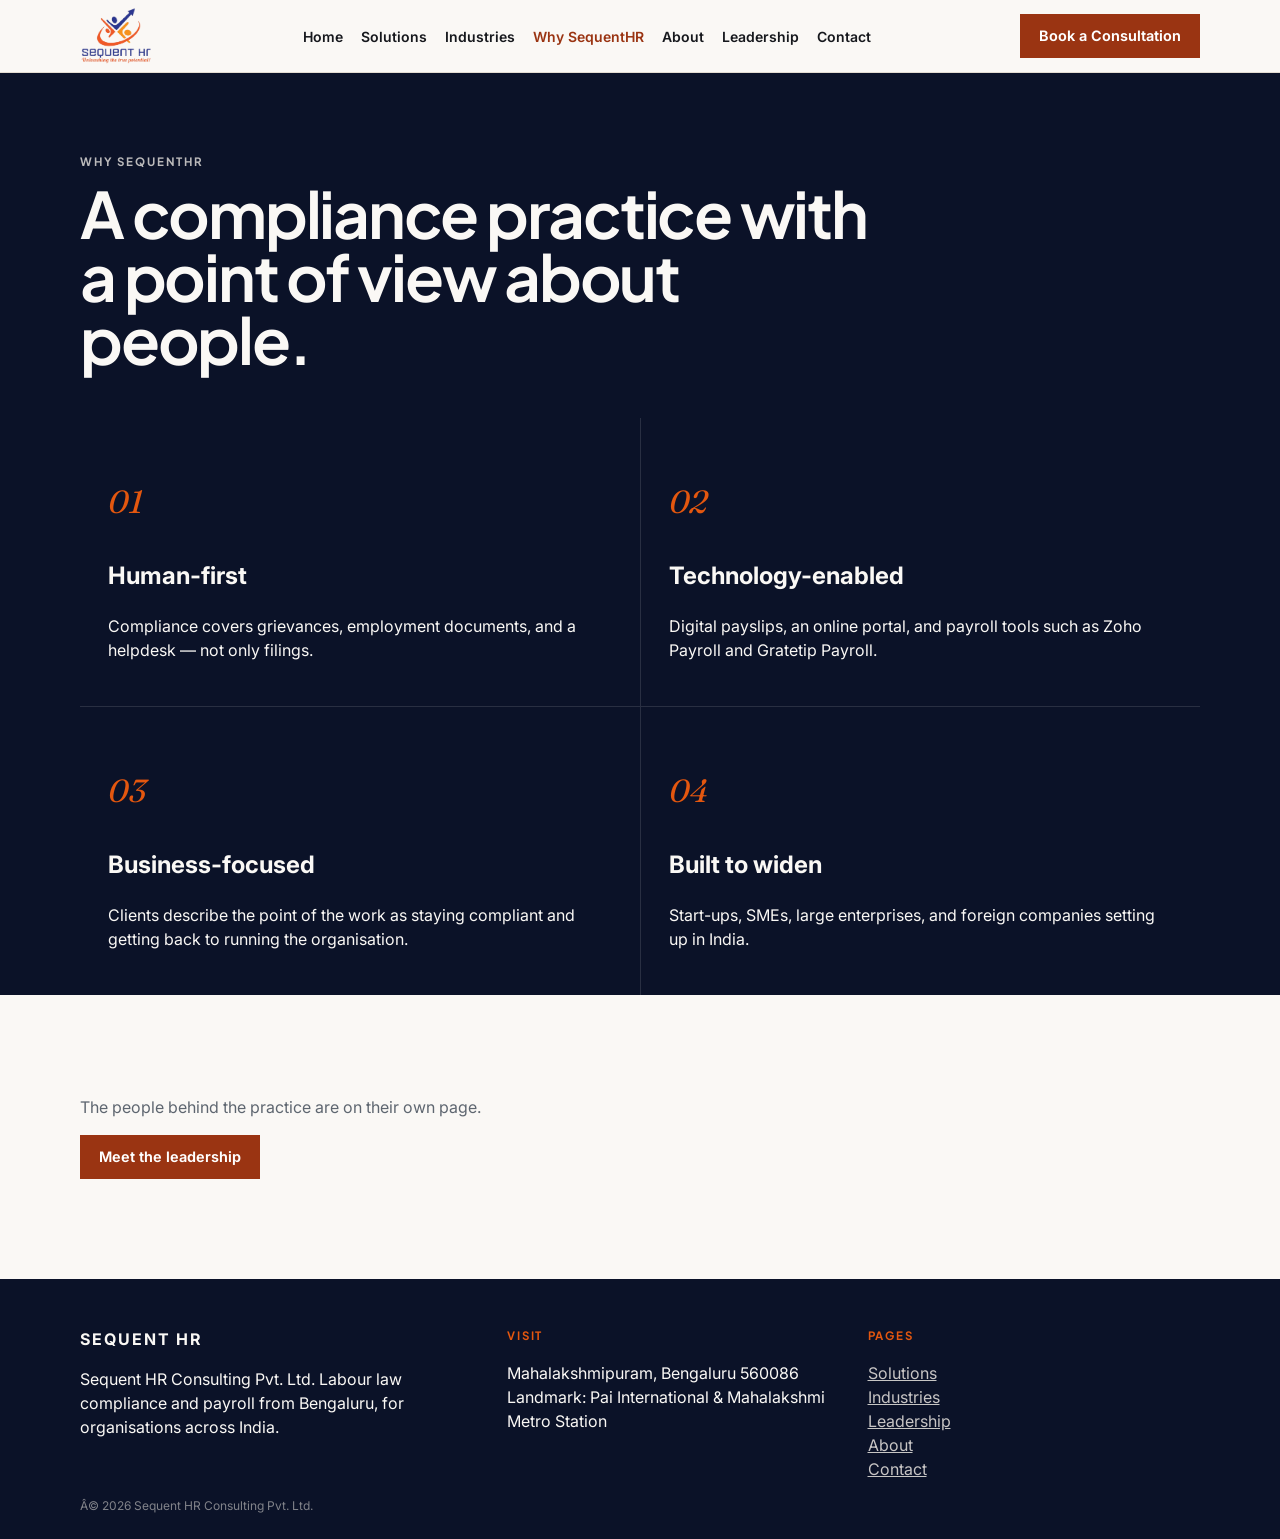
<file: why.html>
<!DOCTYPE html>
<html lang="en-IN">
<head>
  <meta charset="utf-8">
  <meta name="viewport" content="width=device-width, initial-scale=1">
  <title>Why SequentHR · Sequent HR</title>
  <meta name="description" content="Why organisations work with Sequent HR Consulting: people, payroll technology, and a Bengaluru practice since 2017.">
  <link rel="stylesheet" href="https://fonts.googleapis.com/css2?family=Fraunces:ital,opsz,wght@1,9..144,500&family=Inter:wght@400;500;600&family=Plus+Jakarta+Sans:wght@500;600;700&display=swap">
  <link rel="stylesheet" href="site.css">
</head>
<body>
  <div id="site-header"></div>
  <main>
    <header class="page-hero">
      <div class="wrap">
        <p class="kicker ember">Why SequentHR</p>
        <h1 class="display" style="margin-top:12px">A compliance practice with a point of view about people.</h1>
      </div>
    </header>
    <section class="band" style="padding:0">
      <div class="wrap grid-2">
        <article><p class="ember" style="font-family:Fraunces,serif;font-size:32px;font-style:italic">01</p><h2>Human-first</h2><p>Compliance covers grievances, employment documents, and a helpdesk — not only filings.</p></article>
        <article><p class="ember" style="font-family:Fraunces,serif;font-size:32px;font-style:italic">02</p><h2>Technology-enabled</h2><p>Digital payslips, an online portal, and payroll tools such as Zoho Payroll and Gratetip Payroll.</p></article>
        <article><p class="ember" style="font-family:Fraunces,serif;font-size:32px;font-style:italic">03</p><h2>Business-focused</h2><p>Clients describe the point of the work as staying compliant and getting back to running the organisation.</p></article>
        <article><p class="ember" style="font-family:Fraunces,serif;font-size:32px;font-style:italic">04</p><h2>Built to widen</h2><p>Start-ups, SMEs, large enterprises, and foreign companies setting up in India.</p></article>
      </div>
    </section>
    <section>
      <div class="wrap">
        <p class="muted">The people behind the practice are on their own page.</p>
        <p><a class="btn btn-solid" href="leadership.html">Meet the leadership</a></p>
      </div>
    </section>
  </main>
  <div id="site-footer"></div>
  <script src="site.js"></script>
</body>
</html>
</file>
<file: site.css>
:root {
      --ink: #16181d;
      --navy: #1a2a6c;
      --deep: #0b1228;
      --orange: #9a3412;
      --ember: #e4570f;
      --teal: #0f766e;
      --paper: #f3efe8;
      --cream: #faf8f5;
      --line: #e4ddd2;
      --muted: #5e6670;
    }
    * { box-sizing: border-box; }
    html { scroll-behavior: smooth; }
    body {
      margin: 0;
      background: var(--cream);
      color: var(--ink);
      font-family: Inter, "Segoe UI", sans-serif;
      line-height: 1.5;
    }
    img, svg { max-width: 100%; }
    a { color: inherit; }
    .wrap { width: min(1120px, calc(100% - 40px)); margin: 0 auto; }
    .display {
      font-family: "Plus Jakarta Sans", "Segoe UI", sans-serif;
      font-weight: 650;
      letter-spacing: -0.035em;
      line-height: 0.98;
      margin: 0;
    }
    .kicker {
      font-family: "Plus Jakarta Sans", sans-serif;
      font-size: 0.72rem;
      font-weight: 700;
      letter-spacing: 0.16em;
      text-transform: uppercase;
      margin: 0;
    }
    .btn {
      position: relative;
      isolation: isolate;
      overflow: hidden;
      display: inline-flex;
      align-items: center;
      justify-content: center;
      min-height: 44px;
      padding: 0 18px;
      font-size: 0.9rem;
      font-weight: 650;
      text-decoration: none;
      border: 1px solid transparent;
      cursor: pointer;
      font-family: inherit;
    }
    .btn::before {
      content: "";
      position: absolute;
      inset: 0;
      pointer-events: none;
      opacity: 0;
      transition: opacity .28s ease;
      background: radial-gradient(130px circle at var(--gx, 50%) var(--gy, 50%), rgba(255,255,255,.8), rgba(228,87,15,.4) 42%, transparent 72%);
    }
    .btn:hover::before { opacity: 1; }
    .btn-solid { background: var(--orange); color: #fff; }
    .btn-solid:hover { background: #7c2d12; }
    .btn-light { background: var(--cream); color: var(--deep); }
    .btn-ghost { border-color: rgba(255,255,255,.3); color: var(--cream); background: transparent; }
    .btn-line { border-color: rgba(22,24,29,.18); background: transparent; }
    header.nav {
      position: sticky;
      top: 0;
      z-index: 20;
      background: rgba(250,248,245,.92);
      backdrop-filter: blur(10px);
      border-bottom: 1px solid var(--line);
    }
    .nav-row { display: flex; align-items: center; justify-content: space-between; gap: 16px; min-height: 72px; }
    .brand { display: flex; align-items: center; text-decoration: none; }
    .brand img { display: block; height: 58px; width: auto; }
    .brand strong { display: block; color: var(--navy); letter-spacing: .14em; font-size: 14px; font-family: "Plus Jakarta Sans", sans-serif; }
    .brand em { display: block; color: var(--orange); font-family: Fraunces, Georgia, serif; font-size: 12px; }
    .links { display: flex; gap: 18px; align-items: center; }
    .links a { text-decoration: none; font-size: 14px; font-weight: 600; }
    .menu-btn { display: none; width: 44px; height: 44px; border: 1px solid var(--line); background: transparent; }
    .hero { display: grid; background: var(--deep); color: var(--cream); }
    .spot { position: relative; overflow: hidden; }
    .spot::after {
      content: "";
      position: absolute;
      inset: 0;
      pointer-events: none;
      background: radial-gradient(420px circle at var(--mx, 72%) var(--my, 36%), rgba(228,87,15,.24), transparent 46%);
    }
    .spot > * { position: relative; z-index: 1; }
    .flow { stroke-dasharray: 4 10; animation: dash 28s linear infinite; }
    @keyframes dash { to { stroke-dashoffset: -280; } }
    @keyframes rise {
      from { transform: translateY(14px); }
      to { transform: none; }
    }
    .rise { animation: rise .75s cubic-bezier(.22,1,.36,1) both; }
    .d1 { animation-delay: .08s; }
    .d2 { animation-delay: .16s; }
    .d3 { animation-delay: .26s; }
    .hero-copy, .panel { padding: 64px 8vw; }
    .hero h1 { font-size: clamp(46px, 6vw, 76px); }
    .ember { color: var(--ember); }
    .muted { color: var(--muted); }
    .hero p.lead { color: rgba(247,243,236,.78); font-size: 1.12rem; max-width: 38rem; }
    .row { display: flex; flex-wrap: wrap; gap: 10px; margin-top: 28px; }
    .stats { display: grid; grid-template-columns: repeat(4, 1fr); border-top: 1px solid var(--line); }
    .stats div { padding: 22px; border-right: 1px solid var(--line); }
    .stats strong { display: block; font-size: 42px; font-family: "Plus Jakarta Sans", sans-serif; color: var(--deep); }
    section { padding: 84px 0; }
    .split { display: grid; grid-template-columns: 1fr 1.15fr; gap: 36px; align-items: start; }
    .problems { border-top: 1px solid var(--line); border-bottom: 1px solid var(--line); }
    .problems button {
      width: 100%;
      text-align: left;
      background: none;
      border: 0;
      border-top: 1px solid var(--line);
      padding: 16px 0;
      cursor: pointer;
      font: inherit;
    }
    .answer { background: var(--deep); color: var(--cream); padding: 36px; min-height: 280px; }
    .cards { display: grid; grid-template-columns: 1fr 1fr; gap: 1px; background: var(--line); }
    .cards article { background: var(--cream); padding: 22px; }
    .finder-options { display: flex; flex-wrap: wrap; gap: 8px; }
    .finder-options button, .chip {
      min-height: 44px;
      border: 1px solid var(--line);
      background: var(--cream);
      padding: 0 12px;
      cursor: pointer;
      font: inherit;
    }
    .finder-options button[aria-pressed="true"] { background: var(--deep); color: var(--cream); border-color: var(--deep); }
    .rec { margin-top: 18px; background: var(--paper); border: 1px solid var(--line); padding: 24px; }
    .band { background: var(--deep); color: var(--cream); }
    .grid-2 { display: grid; grid-template-columns: 1fr 1fr; gap: 1px; background: rgba(255,255,255,.12); }
    .grid-2 article { background: var(--deep); padding: 28px; }
    .roster { display: grid; grid-template-columns: minmax(280px, 0.85fr) 1.15fr; gap: 32px; margin-top: 0; align-items: stretch; }
    .roster > div:first-child { display: flex; flex-direction: column; height: 100%; }
    .roster button {
      display: flex;
      flex: 1 1 0;
      flex-direction: column;
      justify-content: center;
      width: 100%;
      min-height: 132px;
      text-align: left;
      background: none;
      border: 0;
      border-top: 1px solid var(--line);
      padding: 18px 0 18px 16px;
      cursor: pointer;
      font: inherit;
      color: var(--muted);
      position: relative;
      box-sizing: border-box;
    }
    .roster button:last-child { border-bottom: 1px solid var(--line); }
    .roster button[aria-selected="true"] { color: var(--ink); }
    .roster button .bar {
      position: absolute;
      left: 0;
      top: 10px;
      bottom: 10px;
      width: 2px;
      background: var(--ember);
      transform: scaleY(0);
      transform-origin: top;
      transition: transform .3s ease;
    }
    .roster button[aria-selected="true"] .bar { transform: scaleY(1); }
    .stage {
      position: relative;
      display: grid;
      grid-template-columns: 0.8fr 1.2fr;
      min-height: 560px;
      height: 100%;
      background: var(--deep);
      color: var(--cream);
      overflow: hidden;
      align-items: stretch;
    }
    .stage::after {
      content: "";
      position: absolute;
      inset: 0;
      pointer-events: none;
      background: radial-gradient(420px circle at var(--mx, 70%) var(--my, 30%), rgba(228,87,15,.22), transparent 46%);
    }
    .stage > * { position: relative; z-index: 1; }
    .stage .portrait { margin: 0; min-height: 560px; height: 100%; aspect-ratio: auto; }
    .stage .copy {
      display: flex;
      flex-direction: column;
      justify-content: space-between;
      gap: 20px;
      min-height: 560px;
      padding: 40px 44px;
      box-sizing: border-box;
    }
    .stage .copy p { margin: 0; }
    .stage .years { margin-top: auto; padding-top: 8px; }
    .cursor-fx { position: fixed; inset: 0; z-index: 80; pointer-events: none; opacity: 0; transition: opacity .2s ease; }
    .cursor-fx.is-on { opacity: 1; }
    .cursor-fx span { position: fixed; top: 0; left: 0; border-radius: 999px; }
    .cursor-dot { width: 8px; height: 8px; margin: -4px 0 0 -4px; background: #e4570f; }
    .cursor-ring {
      width: 34px; height: 34px; margin: -17px 0 0 -17px;
      border: 1.5px solid rgba(26,42,108,.55);
      transition: width .28s ease, height .28s ease, margin .28s ease, border-color .28s ease, background-color .28s ease;
    }
    .cursor-ring::after {
      content: "";
      position: absolute; inset: -7px; border-radius: inherit;
      border: 1px dashed rgba(15,118,110,.75);
      animation: orbit 9s linear infinite;
    }
    .cursor-fx.is-hot .cursor-ring {
      width: 68px; height: 68px; margin: -34px 0 0 -34px;
      border-color: #e4570f; background: rgba(228,87,15,.1);
    }
    .cursor-fx.is-down .cursor-ring { width: 22px; height: 22px; margin: -11px 0 0 -11px; }
    .cursor-trail { width: 7px; height: 7px; margin: -3.5px 0 0 -3.5px; background: #0f766e; opacity: .55; }
    .cursor-trail:nth-child(2) { width: 6px; height: 6px; margin: -3px 0 0 -3px; background: #e4570f; opacity: .4; }
    .cursor-trail:nth-child(3) { width: 5px; height: 5px; margin: -2.5px 0 0 -2.5px; background: #1a2a6c; opacity: .32; }
    .cursor-trail:nth-child(4) { width: 4px; height: 4px; margin: -2px 0 0 -2px; background: #e4570f; opacity: .22; }
    .cursor-tag { font-family: "Plus Jakarta Sans", sans-serif; font-size: 11px; font-weight: 700; letter-spacing: .16em; text-transform: uppercase; color: #9a3412; opacity: 0; white-space: nowrap; }
    @keyframes orbit { to { transform: rotate(360deg); } }
    .orbit { transform-box: fill-box; transform-origin: center; animation: orbit 32s linear infinite; }
    @media (prefers-reduced-motion: reduce) {
      .cursor-fx, .orbit { display: none; }
      .flow, .rise { animation: none; }
    }
    .people { display: grid; grid-template-columns: 1.3fr 1fr 1fr; gap: 14px; }
    .person { border: 1px solid var(--line); background: #fff; padding: 0; overflow: hidden; }
    .person .copy { padding: 22px; }
    .person h3 { letter-spacing: -0.02em; }
    .person.feature { background: var(--deep); color: var(--cream); border-color: var(--deep); }
    .portrait {
      position: relative;
      display: grid;
      place-items: center;
      aspect-ratio: 3 / 4;
      margin: 0;
      background: #121a3d;
      overflow: hidden;
    }
    .person:not(.feature) .portrait { background: #e7e2da; }
    .portrait img { display: none; position: absolute; inset: 0; width: 100%; height: 100%; object-fit: cover; object-position: center top; }
    .portrait.has-photo img { display: block; }
    .portrait .initials {
      font-family: "Plus Jakarta Sans", "Segoe UI", sans-serif;
      font-size: 42px;
      font-weight: 650;
      letter-spacing: 0.08em;
      color: var(--deep);
    }
    .person.feature .initials { color: var(--cream); font-size: 56px; }
    .portrait.has-photo .initials { display: none; }
    form { display: grid; gap: 12px; }
    label { display: grid; gap: 6px; font-size: 14px; font-weight: 600; }
    input, select, textarea {
      width: 100%;
      border: 1px solid var(--line);
      background: var(--cream);
      padding: 12px;
      font: inherit;
    }
    .error { color: var(--orange); font-weight: 500; font-size: 13px; }
    footer { background: var(--deep); color: var(--cream); padding: 48px 0 24px; }
    footer a { color: rgba(247,243,236,.8); }
    .foot { display: grid; grid-template-columns: 1.2fr 1fr 1fr; gap: 28px; }
    #mobile { display: none; border-top: 1px solid var(--line); padding: 8px 0 16px; }
    #mobile a { display: block; padding: 10px 0; text-decoration: none; font-weight: 600; }
    @media (min-width: 980px) {
      .hero { grid-template-columns: 1fr 1fr; }
      .hero-copy, .panel { padding: 88px 40px; }
    }
    @media (max-width: 860px) {
      .links, .nav .btn-solid { display: none; }
      .menu-btn { display: inline-flex; align-items: center; justify-content: center; }
      .stats, .split, .cards, .grid-2, .people, .foot, .roster, .stage { grid-template-columns: 1fr; }
      .stage { min-height: 0; height: auto; }
      .stage .portrait { min-height: 360px; height: 360px; }
      .stage .copy { min-height: 520px; padding: 28px 24px; }
      .stats div { border-right: 0; border-bottom: 1px solid var(--line); }
      section { padding: 56px 0; }
    }

.links a[aria-current="page"] { color: var(--orange); }
.page-hero { background: var(--deep); color: var(--cream); padding: 64px 0 48px; }
.page-hero h1 { font-size: clamp(40px, 5vw, 64px); max-width: 18ch; }
.page-hero p { max-width: 40rem; margin: 16px 0 0; color: rgba(247,243,236,.75); }
.lead-section { padding: 48px 0 72px; }
.lead-title { max-width: none; margin-top: 12px; }
.services { border-top: 1px solid var(--line); margin-top: 8px; }
.service { border-bottom: 1px solid var(--line); background: transparent; }
.service summary {
  list-style: none;
  cursor: pointer;
  display: grid;
  grid-template-columns: 56px 1fr 40px;
  gap: 20px;
  align-items: start;
  padding: 28px 0 24px;
}
.service summary::-webkit-details-marker { display: none; }
.service summary .num {
  font-family: "Plus Jakarta Sans", sans-serif;
  font-size: 13px;
  font-weight: 700;
  letter-spacing: .16em;
  color: var(--orange);
  padding-top: 8px;
}
.service summary strong {
  display: block;
  font-family: "Plus Jakarta Sans", sans-serif;
  font-size: clamp(20px, 2vw, 26px);
  letter-spacing: -0.03em;
  font-weight: 650;
}
.service summary span.line { display: block; margin-top: 6px; color: var(--muted); font-size: 14.5px; }
.service .chev {
  width: 32px; height: 32px; border: 1px solid var(--line); border-radius: 999px;
  display: grid; place-items: center; color: var(--deep); transition: transform .25s ease, background .25s ease, color .25s ease;
}
.service[open] { background: #fff; }
.service[open] summary strong { color: var(--deep); }
.service[open] .chev { transform: rotate(45deg); background: var(--deep); color: var(--cream); border-color: var(--deep); }
.service-body { padding: 8px 60px 40px 76px; }
.service-body p { margin: 0 0 18px; }
.service-body h3 { margin: 18px 0 8px; font-size: 12px; letter-spacing: .14em; text-transform: uppercase; color: var(--teal); font-family: "Plus Jakarta Sans", sans-serif; }
.service-body ul { margin: 0; padding-left: 18px; }
.service-body li { margin: 7px 0; }
.service-body .btn { margin-top: 22px; }
@media (max-width: 860px) {
  .service summary { grid-template-columns: 40px 1fr 36px; gap: 12px; padding: 22px 0 18px; }
  .service-body { padding: 4px 0 32px 52px; }
}
@media (prefers-reduced-motion: reduce) {
  .service .chev { transition: none; }
}
</file>
